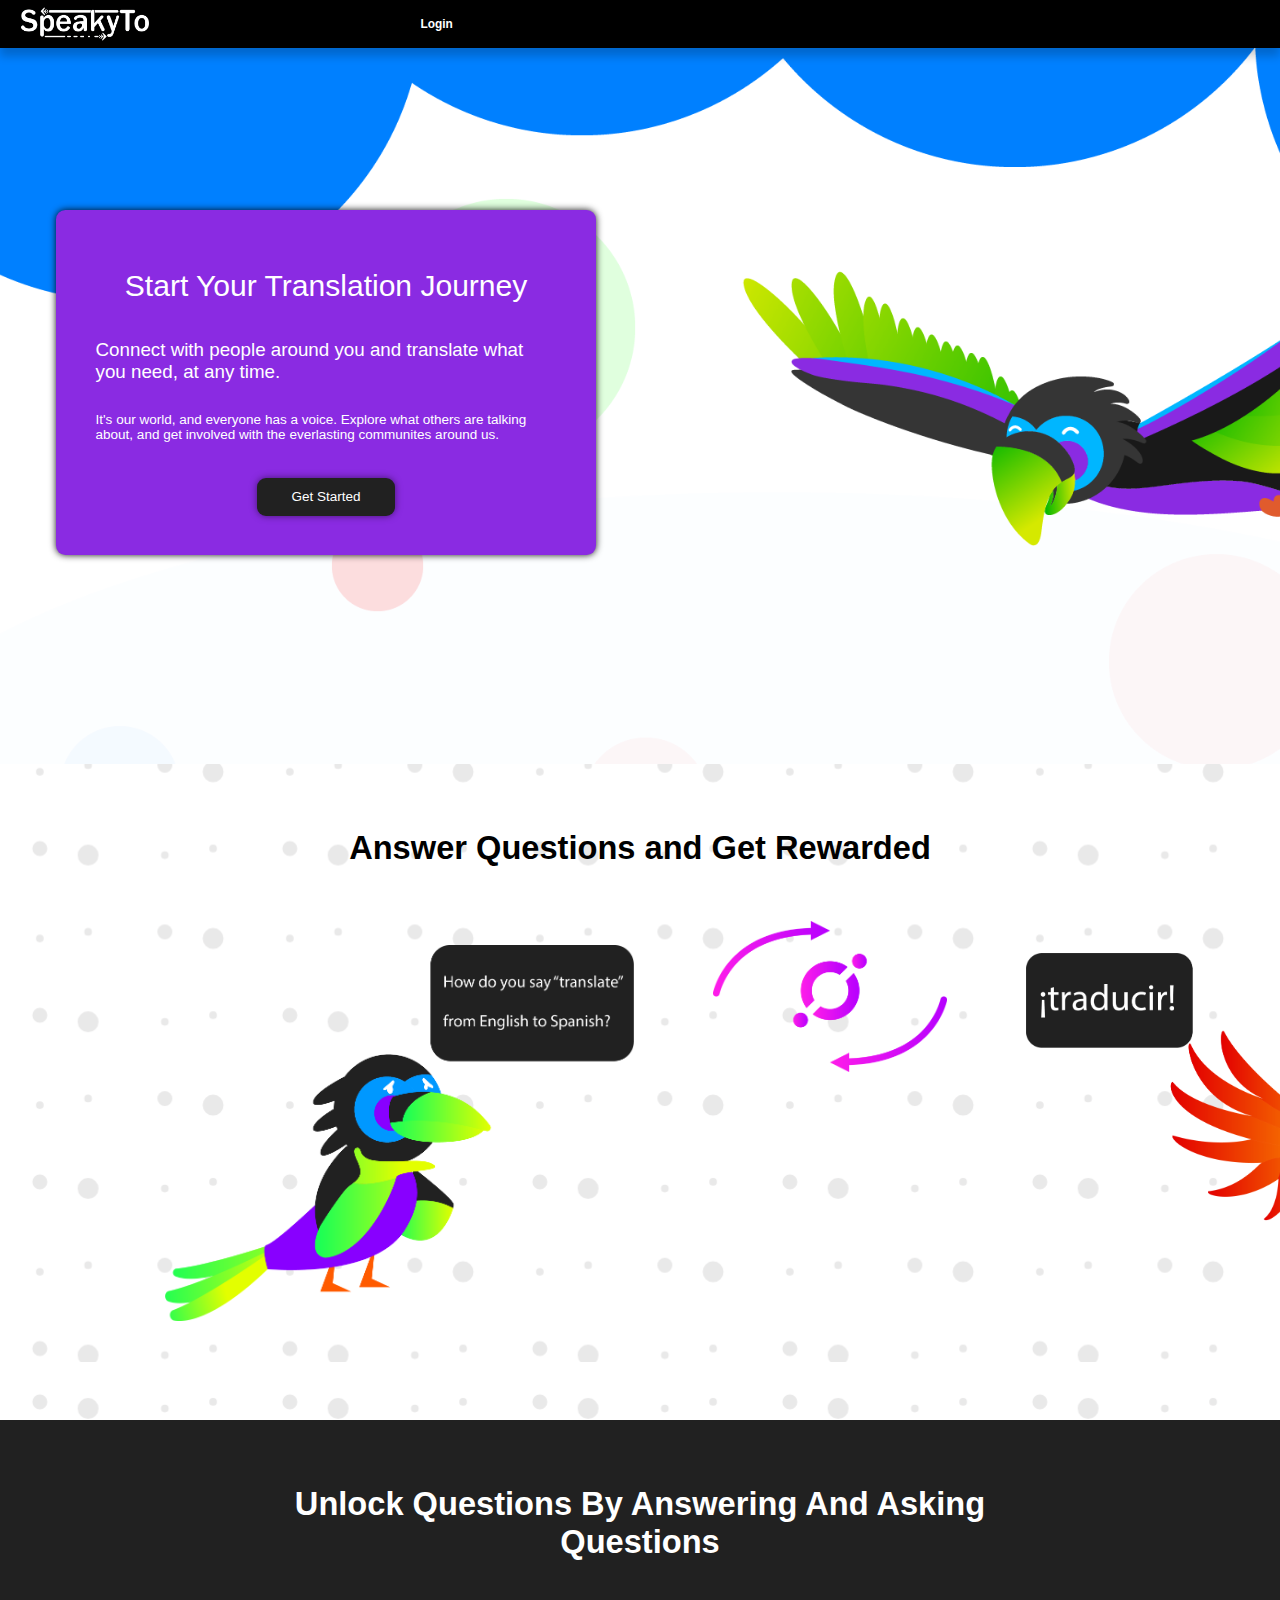
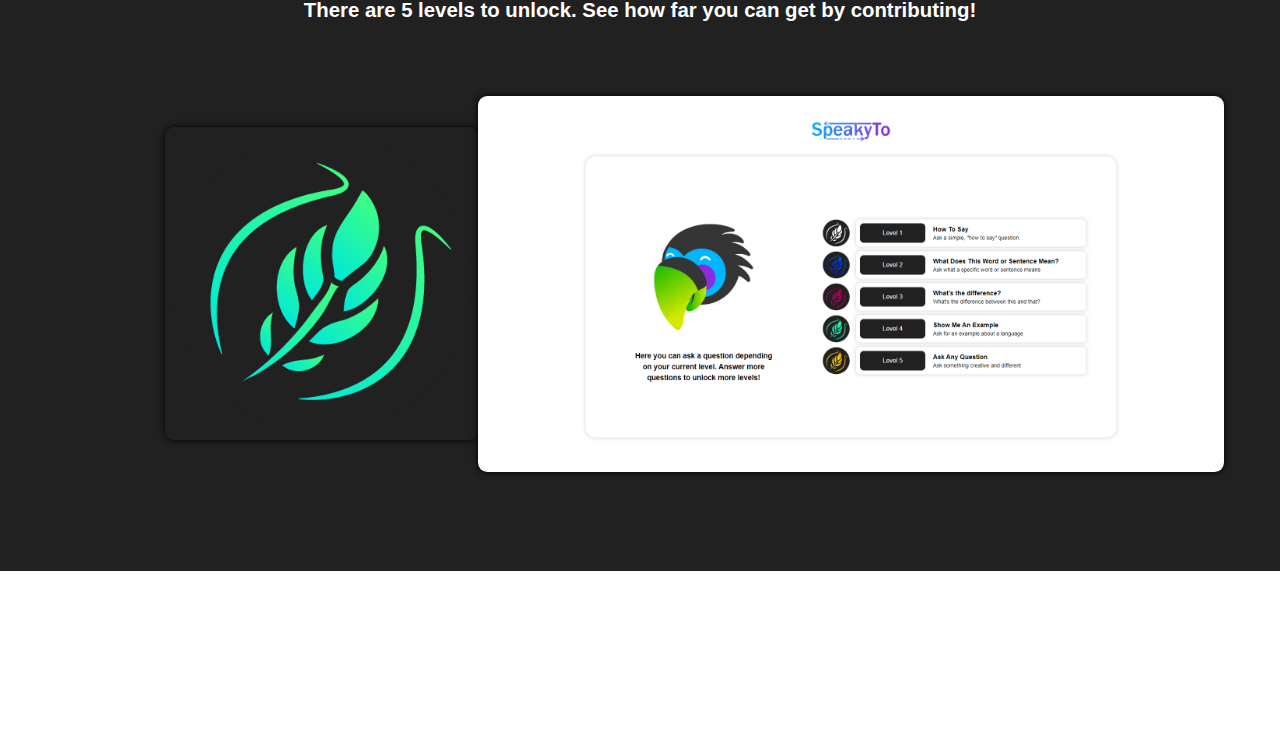
<file: index.html>
<!DOCTYPE html>
<html>

<head>
    <meta name="viewport" content="width=device-width, initial-scale=1.0">
    <link rel="stylesheet" href="styles/index_styles.css">
    </link>
    <script src="https://ajax.googleapis.com/ajax/libs/jquery/3.5.1/jquery.min.js"></script>
</head>

<body>
    <div id="mobile-placeholder-wrap">
        <div id="mobile-placeholder">
            <img id="logo-v1" src="images/SpeakyTo_Logo_V1.png">
            <h2 class="placeholder-text"> Please visit SpeakyTo on desktop. Mobile and Tablet is currently under development </h2>
        </div>
    </div>
    <div id="mobile-nav-bar">
        <svg id="hamburger" xmlns="http://www.w3.org/2000/svg" viewBox="0 0 63.5 64">
            <title>menu_icon</title>
            <rect y="26" width="63" height="12" rx="6" ry="6" />
            <rect x="0.5" width="63" height="12" rx="6" ry="6" />
            <rect x="0.5" y="52" width="63" height="12" rx="6" ry="6" />
        </svg>
    </div>
    <div id="header">
        <img id="header-image" src="images/SpeakyTo_Typeography.png" href="index">
        <a class="header-contents" href="pages/auth">Login</a>
        <!--<a class="header-contents" href="pages/faq" >FAQ</a>
            <a class="header-contents" href="pages/about" >About</a>-->
    </div>
    <div id="main-wrap">
        <div id="main-container">
            <div id="page-container">
                <div id="page-contents">
                    <h1> Start Your Translation Journey</h1>
                    <h2> Connect with people around you and translate what you need, at any time.</h2>
                    <h3> It's our world, and everyone has a voice. Explore what others are talking about, and get involved with the everlasting communites around us.</h3>
                    <a id="get-started-button" href="pages/auth">Get Started</a>
                </div>
            </div>
        </div>
        <div id="section-1">
            <h1 class="section-1-contents"> Answer Questions and Get Rewarded </h1>
            <div id="hero-qa-container">
                <img id="speaky-ask-img" src="images/hero-images/SpeakyTo-Ask.png">
                <img id="speaky-icx-reward-img" src="images/hero-images/SpeakyTo-ICX-Reward.png">
                <img id="speaky-answer-img" src="images/hero-images/SpeakyTo-Answer.png">
            </div>
        </div>
        <div id="section-2">
            <h1 class="section-2-contents"> Unlock Questions By Answering And Asking Questions</h1>
            <h2 class="section-2-contents"> There are 5 levels to unlock. See how far you can get by contributing!</h2>
            <div id="hero-qa-container">
                <img id="spkt-token" src="images/assets/SPKT_Token_lvl_4.png">
                <img id="ask-page-img" src="images/assets/spkt_ask_page.png">
            </div>
        </div>
    </div>


    <script>
        window.onload = function() {
            window.scrollTo({
                top: 0,
                behavior: 'smooth'
            })

            isMobile()
        }

        function isMobile() {
            const mobileWidth = window.matchMedia("screen and (min-width: 240px) and (max-width: 1024px)")
            if (mobileWidth.matches) {
                $("#mobile-placeholder").css("display", "flex")
                $("#main-wrap").hide()
                $("#main-wrap").remove()

            } else {
                $("#mobile-placeholder").css("display", "none")
            }
        }
    </script>
</body>

</html>
</file>
<file: styles/index_styles.css>
@media only screen and (min-width: 1024px) and (max-width: 1536px) {
    * {
        zoom: 96%;

    }

    #mobile-nav-bar {
        display: none;
    }

    #hamburger {
        display: none;
    }


}

@media only screen and (min-width: 1920px) and (max-width: 4096px) {
    #mobile-nav-bar {
        display: none;
    }

    #hamburger {
        display: none;
    }

}

@media only screen and (min-width: 1537px) and (max-width: 4096px) {

    html,
    body {
        margin: 0px;

    }

    #mobile-nav-bar {
        display: none;
    }

    #hamburger {
        display: none;
    }

    #header {
        display: flex;
    }

}

* {
    box-sizing: border-box;
    font-family: Arial, Helvetica, sans-serif;
}

body {
    margin: 0px;

}

a {
    color: deepskyblue;
    text-decoration-line: none;

}

h1 {
    font-size: 40px;
    font-weight: 200;
    color: white;
}

h2 {
    color: white;
    font-size: 25px;
    font-weight: 300;

}

h3 {
    color: white;
    font-size: 18px;
    font-weight: 400;


}

button:hover {
    cursor: pointer;

}

#mobile-placeholder {
    display: none;
    justify-content: center;
    align-items: center;
    flex-direction: column;
    padding: 25px;
    z-index: 101;
    min-height: 100vh;
    width: 100%;
    background-color: white;
}

#logo-v1 {
    width: auto;
    height: 300px;
}

.placeholder-text {
    margin: 25px 0px 25px 0px;
    text-align: center;
    color: black;
}

#header {
    display: flex;
    flex-direction: row;
    justify-content: flex-start;
    align-items: center;
    background-color: black;
    width: 100%;
    height: auto;
    position: absolute;
    box-shadow: 0px 10px 10px rgba(0, 0, 0, 0.2);
}

#header-image {
    width: 150px;
    height: auto;
    margin: 0px 200px 0px 25px;
    filter: brightness(100)
}

#header-image:hover {
    cursor: pointer;
}

.header-contents {
    margin: 0px 100px 0px 100px;
    padding: 20px;
    font-size: 14px;
    font-weight: 600;
    color: white;
}

.header-contents:hover {
    color: blueviolet;
    cursor: pointer;
}

#main-wrap {
    width: 100%;
    height: 100%;
}

#main-container {
    /* background: linear-gradient(140deg, rgba(0,159,255,1) 0%, rgba(164,255,0,1) 100%);*/
    background-color: white;
    display: flex;
    flex-direction: column;
    justify-content: center;
    align-items: center;
    height: 100vh;
    width: 100%;

}

#page-container {
    padding: 50px;
    background-color: white;
    display: flex;
    flex-direction: row;
    justify-content: flex-start;
    align-items: flex-start;
    width: 100%;
    min-height: 100%;
    background-image: url("/images/SpeakyTo_Hero_Simple.png");
    background-repeat: repeat;
}

#page-container::after {
    opacity: 0.5;
    background-image: url("/images/hero-images/speaky-to-pattern-bg.svg");
}

#page-contents {
    padding: 50px;
    margin: 0px 20px 0px 20px;
    border-radius: 12px;
    box-shadow: 0px 0px 10px rgba(0, 0, 0, 0.9);
    background-color: blueviolet;
    display: flex;
    flex-direction: column;
    justify-content: center;
    align-items: center;
    align-self: center;
    height: auto;
    width: 45%;
}

#section-1::before {
    content: '';
    width: 100%;
    height: 100%;
    position: absolute;
    background-image: url("/images/hero-images/speaky-to-pattern-bg.svg");
    opacity: 0.1;
    z-index: -1;
}

#section-1 {
    padding: 50px;
    display: flex;
    flex-direction: column;
    justify-content: center;
    align-items: center;
    width: 100%;
    height: auto;
}

.section-1-contents {
    text-align: center;
    width: 100%;
    font-weight: 600;
    color: black;
}


#speaky-ask-img {
    width: 600px;
    height: auto;
}

#speaky-answer-img {
    width: 700px;
    height: auto;
}

#hero-qa-container {
    padding: 150px 0px 150px 0px;
    display: flex;
    flex-direction: row;
    justify-content: center;
    align-items: center;
    width: 100%;
    height: 100%;
}

#spkt-token {

    border-radius: 12px;
    box-shadow: 0px 0px 10px black;
}

#ask-page-img {
    border-radius: 12px;
    box-shadow: 0px 0px 10px black;
    height: 480px;

}

#speaky-q-reward-img {
    width: 600px;
    height: auto;
    transform: scaleX(-1);
}

#speaky-icx-reward-img {
    margin: 0px 100px 350px 100px;
    width: 300px;
    height: auto;
}

#speaky-a-reward-img {
    width: 600px;
    height: auto;
}

#section-2 {
    padding: 50px;
    display: flex;
    flex-direction: column;
    justify-content: center;
    align-items: center;
    width: 100%;
    height: auto;
    background-color: rgb(33, 33, 33);
}

.section-2-contents {
    padding: 0px 300px 0px 300px;
    text-align: center;
    width: 100%;
    font-weight: 600;
    color: white;
}

#hero-qa-container {
    padding: 150px;
    margin: 0px 50px 0px 50px;
    display: flex;
    flex-direction: row;
    justify-content: space-around;
    align-items: center;
    width: 100%;
    height: 600px;
}





#get-started-button {
    background-color: rgb(33, 33, 33);
    margin-top: 5%;
    box-shadow: 0px 0px 10px rgba(0, 0, 0, 0.5);
    padding: 15px;
    color: white;
    border-radius: 12px;
    font-size: 18px;
    font-weight: 500;
    border: none;
    outline: none;
    width: 30%;
    text-align: center;

}


#get-started-button:hover {
    background-color: black;

}

@media only screen and (min-width: 300px) and (max-width: 1023px) {

    html,
    body {
        overflow-y: scroll;
        overflow-x: hidden;
    }

    #header {
        display: none;
    }

    #mobile-nav-bar {
        padding: 15px;
        width: 100%;
        height: 50px;
        top: 0px;
        display: flex;
        flex-direction: column;
        justify-content: flex-start;
        align-items: flex-start;
        position: absolute;
        z-index: 100;
        background-color: rgb(33, 33, 33);
    }

    #hamburger {
        fill: white;
    }


    h1 {
        font-size: 24px;
    }

    h2 {
        font-size: 20px;

    }

    h3 {
        font-size: 16px;
    }

    #page-container {
        padding: 0px;
        margin: 0px;
        width: 100%;
        background-image: none;
        background-color: white;
        background-image: url("/images/SpeakyTo_Hero_Simple.png");
        background-size: 1500px;
        background-repeat: no-repeat;
        background-position: left;
    }

    #page-contents {
        justify-content: center;
        align-items: center;
        border-radius: 0px;
        background-color: transparent;
        margin: 75px 0px 0px 0px;
        padding: 15px;
        width: 100%;
        height: 75%;
        box-shadow: none;
    }

    #page-contents h1,
    h2 {
        margin: 20px 0px 20px 0px;
        font-weight: 600;
        text-align: center;
        color: black
    }

    #page-contents h3 {
        padding: 20px;
        color: black;
        line-height: 1.5;
    }

    #get-started-button {
        text-align: center;
        margin: 0px;
        width: 50%;
    }

    #section-1 {
        padding: 5px;

    }

    #hero-qa-container {
        width: 100%;
        padding: 15px 0px 15px 0px;
        margin: 20px 0px 20px 0px;
        flex-direction: column;

    }

    #speaky-ask-img {
        margin: 25px 0px 25px 0px;
        width: 400px;
        height: auto;
    }

    #speaky-icx-reward-img {
        margin: 25px 0px 25px 0px;
        width: 150px;
        margin: 0;
        height: auto;
    }

    #speaky-answer-img {
        width: 350px;
        margin: 0px;
        height: auto;
    }

    #section-2 {
        justify-content: space-around;
        align-items: center;
        width: 100%;
        margin: 50px 0px 0px 0px;

    }

    .section-2-contents {
        padding: 0;
    }



    #spkt-token {
        width: 250px;
        height: auto;
    }

    #ask-page-img {
        width: 350px;
        height: auto
    }
}
</file>
